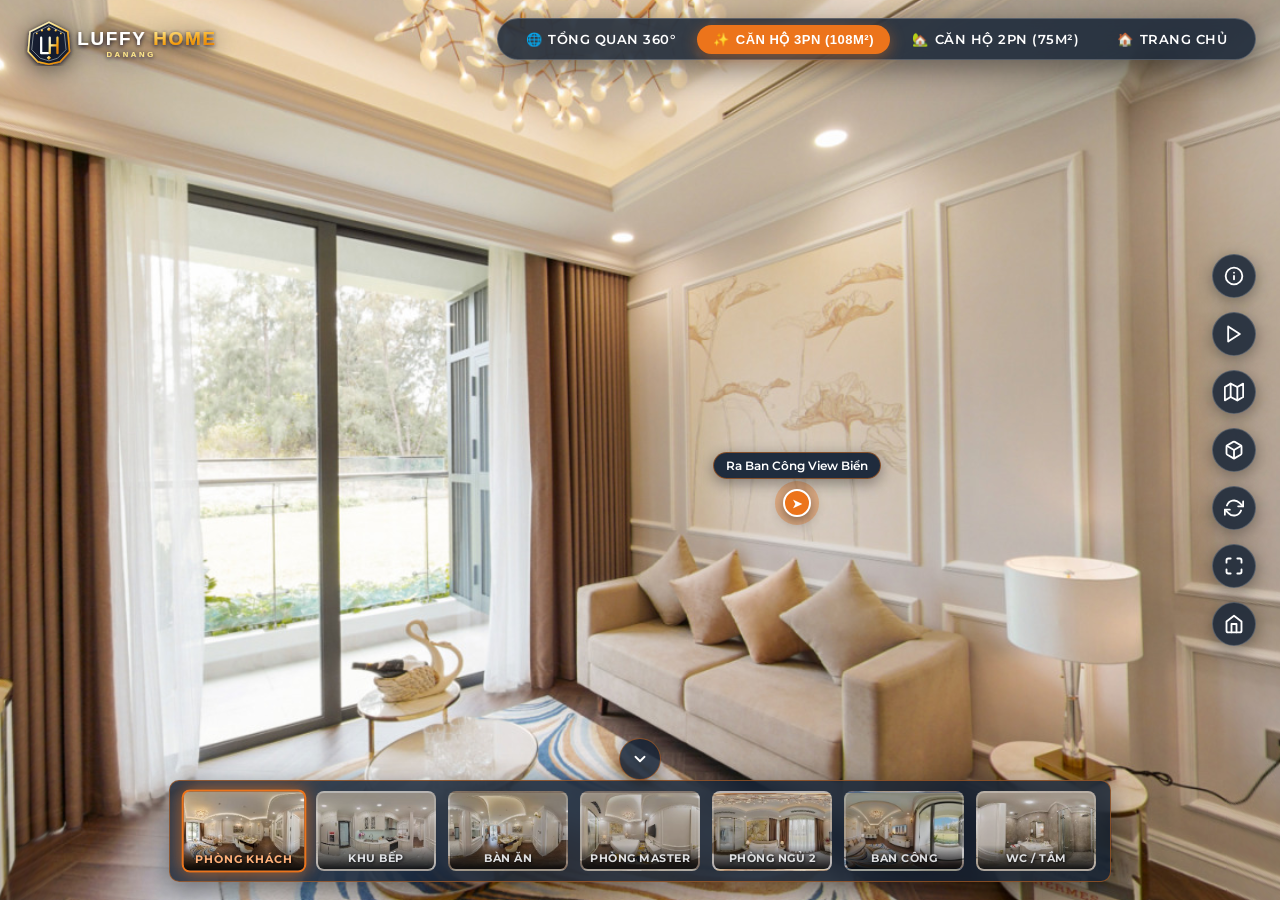
<file: tour.html>
<!DOCTYPE html>
<html lang="vi">
<head>
  <meta charset="UTF-8" />
  <meta name="viewport" content="width=device-width, initial-scale=1.0, maximum-scale=1.0, user-scalable=no, viewport-fit=cover" />
  <title>Trải Nghiệm Thực Tế Căn Hộ Mẫu 3PN - LUFFY HOME Đà Nẵng</title>
  <meta name="description" content="Trải nghiệm thực tế ảo 360 độ căn hộ 3 phòng ngủ 108m² cao cấp tại LUFFY HOME - Tòa nhà 9 tầng ven biển Đà Nẵng." />
  <base href="/">
  <link rel="shortcut icon" href="assets/trang-chu/favicon.svg" type="image/svg+xml" />

  <!-- Google Fonts with full Vietnamese support -->
  <link rel="preconnect" href="https://fonts.googleapis.com">
  <link rel="preconnect" href="https://fonts.gstatic.com" crossorigin>
  <link href="https://fonts.googleapis.com/css2?family=Montserrat:wght@400;500;600;700;800&family=Playfair+Display:wght@600;700&display=swap" rel="stylesheet">

  <!-- Master Tour 360 CSS (1:1 Reference Layout) -->
  <link rel="stylesheet" href="css/tour_360.css" />

  <script>
    /* Auto-clean .html from URL */
    if (window.location.protocol.startsWith('http') && window.location.pathname.endsWith('.html')) {
      var cleanPath = window.location.pathname.replace(/\/index\.html$/, '/').replace(/\.html$/, '');
      window.history.replaceState(null, '', (cleanPath || '/') + window.location.search + window.location.hash);
    }
  </script>
</head>
<body>

  <!-- WebGL Render Canvas Container (Three.js 360 & 3D) -->
  <div id="canvas-container"></div>

  <!-- Screen Curtain Fade for Room Transitions -->
  <div id="curtain-fade" class="curtain-fade"></div>

  <!-- Interactive 360 Hotspots Layer (Pulsing Radar Rings in 3D Space) -->
  <div id="hotspots-layer"></div>

  <!-- 1. Top Brand Logo -->
  <div class="logo">
    <a href="./" title="Về trang chủ LUFFY HOME">
      <img src="assets/trang-chu/logo_white.svg" alt="LUFFY HOME" />
    </a>
  </div>

  <!-- 2. Top Navigation Bar -->
  <nav class="nav">
    <div class="btn_menu menu-toggle" id="menuToggle" onclick="toggleMobileMenu()" title="Menu">
      <span class="mburger mburger--collapse">
        <b></b>
        <b></b>
        <b></b>
      </span>
      <span class="menu-text">Menu</span>
    </div>
    <ul>
      <li>
        <a href="tong-quan-360">
          <span>🌐</span> TỔNG QUAN 360°
        </a>
      </li>
      <li class="active">
        <button id="nav-btn-3pn" onclick="TourApp.switchMode('tour_360')">
          <span>✨</span> CĂN HỘ 3PN (108M²)
        </button>
      </li>
      <li>
        <a href="can-ho-2pn">
          <span>🏡</span> CĂN HỘ 2PN (75M²)
        </a>
      </li>
      <li>
        <a href="./">
          <span>🏠</span> TRANG CHỦ
        </a>
      </li>
    </ul>
  </nav>

  <!-- Mobile Overlay Menu (1:1 Reference Match to Newtown Diamond) -->
  <div class="mobile-overlay" id="mobileMenu">
    <div class="mobile-menu-close" onclick="toggleMobileMenu()">✕</div>
    <a href="tong-quan-360">🌐 TỔNG QUAN 360°</a>
    <a href="tour" class="active">✨ CĂN HỘ 3PN (108M²)</a>
    <a href="can-ho-2pn">🏡 CĂN HỘ 2PN (75M²)</a>
    <a href="./">🏠 TRANG CHỦ LUFFY HOME</a>
  </div>

  <!-- 3. Right Floating Action Buttons -->
  <div class="buttons">
    <!-- Info Button -->
    <div class="icon-btn" onclick="TourApp.showPopup('popupInfo')">
      <svg width="20" height="20" viewBox="0 0 24 24" fill="none" stroke="currentColor" stroke-width="2.2" stroke-linecap="round" stroke-linejoin="round">
        <circle cx="12" cy="12" r="10"></circle>
        <line x1="12" y1="16" x2="12" y2="12"></line>
        <line x1="12" y1="8" x2="12.01" y2="8"></line>
      </svg>
      <div class="info-tooltip">Thông tin chi tiết</div>
    </div>

    <!-- Video Button -->
    <div class="icon-btn" onclick="TourApp.showPopup('popupVideo')">
      <svg width="20" height="20" viewBox="0 0 24 24" fill="none" stroke="currentColor" stroke-width="2.2" stroke-linecap="round" stroke-linejoin="round">
        <polygon points="5 3 19 12 5 21 5 3"></polygon>
      </svg>
      <div class="info-tooltip">Video giới thiệu</div>
    </div>

    <!-- Floorplan 2D Button -->
    <div class="icon-btn" onclick="TourApp.showPopup('popupFloorplan')">
      <svg width="20" height="20" viewBox="0 0 24 24" fill="none" stroke="currentColor" stroke-width="2.2" stroke-linecap="round" stroke-linejoin="round">
        <polygon points="1 6 1 22 8 18 16 22 23 18 23 2 16 6 8 2 1 6"></polygon>
        <line x1="8" y1="2" x2="8" y2="18"></line>
        <line x1="16" y1="6" x2="16" y2="22"></line>
      </svg>
      <div class="info-tooltip">Mặt bằng căn hộ</div>
    </div>

    <!-- Switch to 3D Building Mode -->
    <div class="icon-btn" onclick="TourApp.toggle3D()">
      <svg width="20" height="20" viewBox="0 0 24 24" fill="none" stroke="currentColor" stroke-width="2.2" stroke-linecap="round" stroke-linejoin="round">
        <path d="M21 16V8a2 2 0 0 0-1-1.73l-7-4a2 2 0 0 0-2 0l-7 4A2 2 0 0 0 3 8v8a2 2 0 0 0 1 1.73l7 4a2 2 0 0 0 2 0l7-4A2 2 0 0 0 21 16z"></path>
        <polyline points="3.27 6.96 12 12.01 20.73 6.96"></polyline>
        <line x1="12" y1="22.08" x2="12" y2="12"></line>
      </svg>
      <div class="info-tooltip">Tòa Nhà 3D 9 Tầng</div>
    </div>

    <!-- Auto-Rotate Toggle Button -->
    <div class="icon-btn" onclick="TourApp.toggleAutoRotate()">
      <svg width="20" height="20" viewBox="0 0 24 24" fill="none" stroke="currentColor" stroke-width="2.2" stroke-linecap="round" stroke-linejoin="round">
        <polyline points="23 4 23 10 17 10"></polyline>
        <polyline points="1 20 1 14 7 14"></polyline>
        <path d="M3.51 9a9 9 0 0 1 14.85-3.36L23 10M1 14l4.64 4.36A9 9 0 0 0 20.49 15"></path>
      </svg>
      <div class="info-tooltip">Tự động xoay 360°</div>
    </div>

    <!-- Fullscreen Toggle Button -->
    <div class="icon-btn" onclick="TourApp.toggleFullscreen()">
      <svg width="20" height="20" viewBox="0 0 24 24" fill="none" stroke="currentColor" stroke-width="2.2" stroke-linecap="round" stroke-linejoin="round">
        <path d="M8 3H5a2 2 0 0 0-2 2v3m18 0V5a2 2 0 0 0-2-2h-3m0 18h3a2 2 0 0 0 2-2v-3M3 16v3a2 2 0 0 0 2 2h3"></path>
      </svg>
      <div class="info-tooltip">Toàn màn hình</div>
    </div>

    <!-- Website Return Button -->
    <div class="icon-btn" onclick="window.location.href='./'">
      <svg width="20" height="20" viewBox="0 0 24 24" fill="none" stroke="currentColor" stroke-width="2.2" stroke-linecap="round" stroke-linejoin="round">
        <path d="M3 9l9-7 9 7v11a2 2 0 0 1-2 2H5a2 2 0 0 1-2-2z"></path>
        <polyline points="9 22 9 12 15 12 15 22"></polyline>
      </svg>
      <div class="info-tooltip">Website Chính Thức</div>
    </div>
  </div>

  <!-- 4. Toggle Menu Button ("Góc View") -->
  <div id="toggle-menu-btn" onclick="TourApp.toggleMenuScroll()">
    <svg width="18" height="18" viewBox="0 0 24 24" fill="none" stroke="currentColor" stroke-width="2.5" stroke-linecap="round" stroke-linejoin="round">
      <polyline points="6 9 12 15 18 9"></polyline>
    </svg>
    <div class="toggle-menu-btn-tooltip">Góc View</div>
  </div>

  <!-- 5. Bottom Thumbnail Carousel Bar (#menu-scroll) -->
  <div id="menu-scroll">
    <div class="room-card active" data-room="living_room" style="background-image: url('assets/panoramas/living_room/thumbnail.jpg');" onclick="TourApp.goToRoom('living_room')">
      <span>Phòng Khách</span>
    </div>
    <div class="room-card" data-room="kitchen" style="background-image: url('assets/panoramas/kitchen/thumbnail.jpg');" onclick="TourApp.goToRoom('kitchen')">
      <span>Khu Bếp</span>
    </div>
    <div class="room-card" data-room="dining" style="background-image: url('assets/panoramas/dining/thumbnail.jpg');" onclick="TourApp.goToRoom('dining')">
      <span>Bàn Ăn</span>
    </div>
    <div class="room-card" data-room="master_bedroom" style="background-image: url('assets/panoramas/master_bedroom/thumbnail.jpg');" onclick="TourApp.goToRoom('master_bedroom')">
      <span>Phòng Master</span>
    </div>
    <div class="room-card" data-room="bedroom_2" style="background-image: url('assets/panoramas/bedroom_2/thumbnail.jpg');" onclick="TourApp.goToRoom('bedroom_2')">
      <span>Phòng Ngủ 2</span>
    </div>
    <div class="room-card" data-room="balcony" style="background-image: url('assets/panoramas/balcony/thumbnail.jpg');" onclick="TourApp.goToRoom('balcony')">
      <span>Ban Công</span>
    </div>
    <div class="room-card" data-room="bathroom" style="background-image: url('assets/panoramas/bathroom/thumbnail.jpg');" onclick="TourApp.goToRoom('bathroom')">
      <span>WC / Tắm</span>
    </div>
  </div>

  <!-- 6. Left Elevator Floor Selector (Visible in 3D Mode) -->
  <aside id="floor-elevator" class="floor-elevator" style="display: none;">
    <div class="elevator-header">CHỌN TẦNG</div>
    <button class="floor-btn" data-floor="9" onclick="TourApp.selectFloor(9)">T9 - Sky Bar</button>
    <button class="floor-btn" data-floor="8" onclick="TourApp.selectFloor(8)">T8 - Penthouse</button>
    <button class="floor-btn" data-floor="7" onclick="TourApp.selectFloor(7)">T7 - Căn 3PN</button>
    <button class="floor-btn" data-floor="6" onclick="TourApp.selectFloor(6)">T6 - Căn 2PN</button>
    <button class="floor-btn active" data-floor="5" onclick="TourApp.selectFloor(5)">T5 - Căn 2PN</button>
    <button class="floor-btn" data-floor="4" onclick="TourApp.selectFloor(4)">T4 - Căn 2PN</button>
    <button class="floor-btn" data-floor="3" onclick="TourApp.selectFloor(3)">T3 - Studio</button>
    <button class="floor-btn" data-floor="2" onclick="TourApp.selectFloor(2)">T2 - Studio</button>
    <button class="floor-btn" data-floor="1" onclick="TourApp.selectFloor(1)">T1 - Sảnh Lobby</button>
  </aside>

  <!-- 7. 3D Building Bottom Controls Bar (Visible in 3D Mode) -->
  <div id="building-controls" class="building-controls-bar" style="display: none;">
    <button id="btn-explode" class="ctrl-btn" onclick="TourApp.toggleExploded()">
      <span>🧩</span> Tách Tầng Xem Nội Thất
    </button>
    <button id="btn-night" class="ctrl-btn" onclick="TourApp.toggleNight()">
      <span>☀️</span> Ngày / Đêm
    </button>
    <button class="ctrl-btn active" onclick="TourApp.switchMode('tour_360')">
      <span>✨</span> Vào Tour 360° Căn Hộ
    </button>
  </div>

  <!-- 8. POPUP MODALS -->

  <!-- Popup 1: Thông Tin Căn Hộ Chi Tiết -->
  <div class="popup" id="popupInfo">
    <div class="popup-close-btn" onclick="TourApp.closePopup()">✕</div>
    <h2>THÔNG TIN CĂN HỘ 3 PHÒNG NGỦ</h2>
    <em>LUFFY HOME — Kiệt Tác Sống Cân Bằng & Tinh Hoa Nghỉ Dưỡng</em>
    <ul>
      <li><strong>Cấu trúc:</strong> 3 Phòng Ngủ - 2 WC</li>
      <li><strong>Diện tích:</strong> 108 m² thông thủy</li>
      <li><strong>Tầm nhìn:</strong> View trực diện Biển Mỹ Khê</li>
      <li><strong>Tiêu chuẩn:</strong> Full nội thất 5 sao phong cách Ý</li>
    </ul>
    <div class="desc">
      Căn hộ 3 phòng ngủ tại LUFFY HOME được thiết kế mở đón trọn 100% ánh sáng tự nhiên và gió biển trong lành. Bàn giao đầy đủ sofa da cao cấp, bàn ăn mặt đá Ceramic, tủ bếp Acrylic An Cường, thiết bị Bosch &amp; Kohler, điều hòa âm trần Daikin Inverter và kính Low-E 3 lớp cách âm, cản nhiệt cao cấp.
    </div>
  </div>

  <!-- Popup 2: Video Giới Thiệu Dự Án -->
  <div class="popup" id="popupVideo">
    <div class="popup-close-btn" onclick="TourApp.closePopup()">✕</div>
    <h2>VIDEO GIỚI THIỆU CĂN HỘ MẪU</h2>
    <em>Khám phá không gian sống thượng lưu tại LUFFY HOME Đà Nẵng</em>
    <iframe src="https://www.youtube.com/embed/juw47THOHBg?si=5pGOp_UBV2L9FJjL" allowfullscreen></iframe>
  </div>

  <!-- Popup 3: Mặt Bằng Căn Hộ 2D Tương Tác (Floorplan Radar) -->
  <div class="popup" id="popupFloorplan" style="max-width: 760px;">
    <div class="popup-close-btn" onclick="TourApp.closePopup()">✕</div>
    <h2>SƠ ĐỒ MẶT BẰNG CĂN HỘ 108M²</h2>
    <em>Nhấp vào các điểm đánh dấu trên sơ đồ để chuyển góc nhìn 360° tức thì</em>
    
    <div class="floorplan-img-wrap">
      <img src="assets/floorplans/mat_bang_can_ho_108m.png" alt="Mặt bằng căn hộ 108m²" />

      <!-- Interactive Map Markers for Each Room -->
      <div class="fp-marker" data-room="living_room" style="left: 48%; top: 48%;" onclick="TourApp.goToRoom('living_room'); TourApp.closePopup();">
        <div class="fp-marker-dot"></div>
        <div class="fp-marker-label">Phòng Khách</div>
      </div>

      <div class="fp-marker" data-room="kitchen" style="left: 72%; top: 44%;" onclick="TourApp.goToRoom('kitchen'); TourApp.closePopup();">
        <div class="fp-marker-dot"></div>
        <div class="fp-marker-label">Bếp</div>
      </div>

      <div class="fp-marker" data-room="dining" style="left: 64%; top: 62%;" onclick="TourApp.goToRoom('dining'); TourApp.closePopup();">
        <div class="fp-marker-dot"></div>
        <div class="fp-marker-label">Bàn Ăn</div>
      </div>

      <div class="fp-marker" data-room="master_bedroom" style="left: 24%; top: 38%;" onclick="TourApp.goToRoom('master_bedroom'); TourApp.closePopup();">
        <div class="fp-marker-dot"></div>
        <div class="fp-marker-label">P. Master</div>
      </div>

      <div class="fp-marker" data-room="bedroom_2" style="left: 24%; top: 72%;" onclick="TourApp.goToRoom('bedroom_2'); TourApp.closePopup();">
        <div class="fp-marker-dot"></div>
        <div class="fp-marker-label">P. Ngủ 2</div>
      </div>

      <div class="fp-marker" data-room="balcony" style="left: 48%; top: 16%;" onclick="TourApp.goToRoom('balcony'); TourApp.closePopup();">
        <div class="fp-marker-dot"></div>
        <div class="fp-marker-label">Ban Công</div>
      </div>

      <div class="fp-marker" data-room="bathroom" style="left: 14%; top: 22%;" onclick="TourApp.goToRoom('bathroom'); TourApp.closePopup();">
        <div class="fp-marker-dot"></div>
        <div class="fp-marker-label">WC Master</div>
      </div>
    </div>
  </div>

  <!-- Core Three.js Libraries -->
  <script src="js/three.min.js"></script>
  <script src="js/OrbitControls.js"></script>

  <!-- Application Modules -->
  <script src="js/building3d.js"></script>
  <script src="js/tour360.js"></script>
  <script src="js/app.js"></script>
  <script>
    function toggleMobileMenu() {
      const toggle = document.getElementById('menuToggle');
      const menu = document.getElementById('mobileMenu');
      if (!menu) return;
      const isVisible = menu.classList.contains('active');
      if (isVisible) {
        menu.classList.remove('active');
        if (toggle) toggle.classList.remove('open');
        document.body.style.overflow = '';
      } else {
        menu.classList.add('active');
        if (toggle) toggle.classList.add('open');
        document.body.style.overflow = 'hidden';
      }
    }
  </script>
</body>
</html>
</file>
<file: css/tour_360.css>
/* ========================================================
   VIRTUAL TOUR 360° & 3D ARCHITECTURAL EXPERIENCE
   LUFFY HOME - CĂN HỘ 3 PHÒNG NGỦ 108M²
   Matching 1:1 Reference Layout (krpano / 3DVista Style)
   ======================================================== */

:root {
  --primary-orange: #EC741B;
  --primary-hover: #ff8c38;
  --primary-glow: rgba(236, 116, 27, 0.45);
  --bg-glass: rgba(16, 31, 51, 0.82);
  --bg-glass-light: rgba(255, 255, 255, 0.12);
  --border-glass: rgba(255, 255, 255, 0.2);
  --border-gold: rgba(236, 116, 27, 0.5);
  --text-white: #ffffff;
  --text-muted: #94a3b8;
}

* {
  margin: 0;
  padding: 0;
  box-sizing: border-box;
  -webkit-font-smoothing: antialiased;
}

body {
  font-family: 'Montserrat', 'Segoe UI', sans-serif;
  background: #08111c;
  color: var(--text-white);
  width: 100vw;
  height: 100vh;
  overflow: hidden;
  user-select: none;
}

/* WebGL 3D / 360 Viewport Container */
#canvas-container {
  position: absolute;
  top: 0;
  left: 0;
  width: 100%;
  height: 100%;
  z-index: 1;
}

#canvas-container canvas {
  width: 100% !important;
  height: 100% !important;
  display: block;
}

/* Screen Transition Curtain */
.curtain-fade {
  position: fixed;
  inset: 0;
  background: #08111c;
  opacity: 0;
  pointer-events: none;
  z-index: 999;
  transition: opacity 0.35s ease;
}

.curtain-fade.active {
  opacity: 1;
  pointer-events: auto;
}

/* 360 Interactive Hotspots Layer */
#hotspots-layer {
  position: absolute;
  inset: 0;
  pointer-events: none;
  z-index: 50;
}

/* ----------------------------------------------------
   1. TOP BRAND LOGO
   ---------------------------------------------------- */
.logo {
  position: fixed;
  top: 18px;
  left: 24px;
  z-index: 9999;
}

.logo img {
  height: 48px;
  width: auto;
  filter: drop-shadow(0 4px 12px rgba(0, 0, 0, 0.6));
  transition: transform 0.3s ease;
  display: block;
}

.logo:hover img {
  transform: scale(1.05);
}

/* ----------------------------------------------------
   2. TOP NAVIGATION BAR
   ---------------------------------------------------- */
nav.nav {
  position: fixed;
  top: 18px;
  right: 24px;
  z-index: 9999;
  background: var(--bg-glass);
  backdrop-filter: blur(16px);
  -webkit-backdrop-filter: blur(16px);
  border: 1px solid var(--border-glass);
  border-radius: 100px;
  padding: 5px 12px;
  box-shadow: 0 8px 30px rgba(0, 0, 0, 0.45);
}

nav.nav ul {
  display: flex;
  align-items: center;
  gap: 6px;
  list-style: none;
  margin: 0;
  padding: 0;
}

nav.nav ul li a,
nav.nav ul li button {
  color: #ffffff;
  font-size: 13px;
  font-weight: 600;
  letter-spacing: 0.5px;
  text-transform: uppercase;
  padding: 7px 16px;
  border-radius: 50px;
  text-decoration: none;
  background: transparent;
  border: none;
  cursor: pointer;
  transition: all 0.25s ease;
  display: inline-flex;
  align-items: center;
  gap: 6px;
}

nav.nav ul li a:hover,
nav.nav ul li button:hover {
  background: rgba(255, 255, 255, 0.15);
  color: var(--primary-orange);
}

nav.nav ul li.active a,
nav.nav ul li.active button {
  background: var(--primary-orange);
  color: #ffffff;
  box-shadow: 0 4px 15px var(--primary-glow);
}

/* ----------------------------------------------------
   MOBILE HAMBURGER MENU TOGGLE & OVERLAY (1:1 Reference Match)
   ---------------------------------------------------- */
/* ----------------------------------------------------
   LUXURY 3-BAR HAMBURGER WITH "MENU" TEXT (1:1 New Town Diamond)
   ---------------------------------------------------- */
.btn_menu,
.menu-toggle {
  display: none;
  align-items: center;
  gap: 8px;
  cursor: pointer;
  user-select: none;
  background: rgba(15, 23, 42, 0.8);
  backdrop-filter: blur(12px);
  -webkit-backdrop-filter: blur(12px);
  border: 1px solid rgba(255, 215, 0, 0.35);
  border-radius: 30px;
  padding: 6px 14px 6px 10px;
  box-shadow: 0 4px 15px rgba(0, 0, 0, 0.4);
  transition: all 0.3s cubic-bezier(0.2, 0.8, 0.2, 1);
  z-index: 10001;
}

.btn_menu:hover,
.menu-toggle:hover {
  background: rgba(223, 118, 39, 0.9);
  border-color: #ffd700;
  transform: scale(1.05);
}

.btn_menu.open,
.menu-toggle.open {
  background: rgba(223, 118, 39, 0.95);
  border-color: #ffffff;
}

.btn_menu .menu-text,
.menu-toggle .menu-text {
  color: #ffffff;
  font-size: 13px;
  font-weight: 700;
  text-transform: uppercase;
  letter-spacing: 1px;
  font-family: 'Plus Jakarta Sans', sans-serif;
  line-height: 1;
}

/* 3-bar animated hamburger */
.mburger {
  --mb-button-size: 22px;
  --mb-bar-width: 1;
  --mb-bar-height: 2px;
  --mb-bar-spacing: 5px;
  background: transparent;
  border: none;
  display: inline-block;
  position: relative;
  box-sizing: border-box;
  width: var(--mb-button-size);
  height: var(--mb-button-size);
  margin: 0;
  flex-shrink: 0;
}

.mburger b {
  display: block;
  position: absolute;
  left: 0;
  width: 100%;
  height: var(--mb-bar-height);
  border-radius: 2px;
  background: #ffffff;
  opacity: 1;
  transition: all 0.25s ease;
}

.mburger b:nth-of-type(1) {
  top: calc(50% - var(--mb-bar-spacing) - var(--mb-bar-height));
  transition: top 0.25s ease, transform 0.25s ease;
}

.mburger b:nth-of-type(2) {
  top: calc(50% - (var(--mb-bar-height) / 2));
  transition: opacity 0.2s ease, transform 0.2s ease;
}

.mburger b:nth-of-type(3) {
  top: calc(50% + var(--mb-bar-spacing));
  transition: top 0.25s ease, transform 0.25s ease;
}

/* When opened -> morph into X */
.btn_menu.open .mburger b:nth-of-type(1),
.menu-toggle.open .mburger b:nth-of-type(1) {
  top: calc(50% - (var(--mb-bar-height) / 2));
  transform: rotate(45deg);
}

.btn_menu.open .mburger b:nth-of-type(2),
.menu-toggle.open .mburger b:nth-of-type(2) {
  opacity: 0;
  transform: scaleX(0);
}

.btn_menu.open .mburger b:nth-of-type(3),
.menu-toggle.open .mburger b:nth-of-type(3) {
  top: calc(50% - (var(--mb-bar-height) / 2));
  transform: rotate(-45deg);
}

.mobile-overlay {
  display: none;
  position: fixed;
  inset: 0;
  background: rgba(10, 25, 47, 0.92);
  backdrop-filter: blur(16px);
  -webkit-backdrop-filter: blur(16px);
  z-index: 10000;
  flex-direction: column;
  align-items: center;
  justify-content: center;
  gap: 18px;
  animation: mobileFadeIn 0.35s ease;
  padding: 24px;
}

.mobile-overlay.active {
  display: flex !important;
}

.mobile-overlay a,
.mobile-overlay button {
  color: #ffffff;
  font-size: 16px;
  font-weight: 700;
  text-decoration: none;
  text-transform: uppercase;
  letter-spacing: 1px;
  padding: 14px 24px;
  border-radius: 30px;
  border: 1px solid rgba(255, 255, 255, 0.18);
  background: rgba(255, 255, 255, 0.08);
  transition: all 0.25s ease;
  width: 85%;
  max-width: 320px;
  text-align: center;
  display: flex;
  align-items: center;
  justify-content: center;
  gap: 10px;
  cursor: pointer;
  font-family: inherit;
}

.mobile-overlay a:hover,
.mobile-overlay a.active,
.mobile-overlay button:hover,
.mobile-overlay button.active {
  background: linear-gradient(135deg, #f59e0b, #d97706);
  border-color: #ffd700;
  color: #ffffff;
  box-shadow: 0 4px 20px rgba(245, 158, 11, 0.5);
  transform: scale(1.04);
}

.mobile-menu-close {
  position: absolute;
  top: 24px;
  right: 24px;
  width: 40px;
  height: 40px;
  background: rgba(255, 255, 255, 0.1);
  border: 1px solid rgba(255, 255, 255, 0.2);
  border-radius: 50%;
  color: #ffffff;
  font-size: 20px;
  display: flex;
  align-items: center;
  justify-content: center;
  cursor: pointer;
  transition: all 0.2s;
}

.mobile-menu-close:hover {
  background: rgba(239, 68, 68, 0.8);
  border-color: #ef4444;
  transform: rotate(90deg);
}

@keyframes mobileFadeIn {
  from { opacity: 0; transform: scale(0.96); }
  to { opacity: 1; transform: scale(1); }
}

/* ----------------------------------------------------
   3. BOTTOM ROOM THUMBNAIL CAROUSEL (#menu-scroll)
   ---------------------------------------------------- */
#menu-scroll {
  position: fixed;
  bottom: 18px;
  left: 50%;
  transform: translateX(-50%);
  display: flex;
  gap: 12px;
  background: rgba(16, 31, 51, 0.82);
  backdrop-filter: blur(16px);
  -webkit-backdrop-filter: blur(16px);
  border-radius: 10px;
  padding: 10px 14px;
  overflow-x: auto;
  max-width: 92%;
  white-space: nowrap;
  z-index: 9999;
  box-shadow: 0 10px 30px rgba(0, 0, 0, 0.5);
  border: 1px solid var(--border-gold);
  transition: transform 0.4s cubic-bezier(0.16, 1, 0.3, 1), opacity 0.4s ease;
  scrollbar-width: thin;
  scrollbar-color: var(--primary-orange) transparent;
}

#menu-scroll::-webkit-scrollbar {
  height: 5px;
}

#menu-scroll::-webkit-scrollbar-thumb {
  background: var(--primary-orange);
  border-radius: 4px;
}

.room-card {
  width: 120px;
  height: 80px;
  border-radius: 8px;
  background-size: cover;
  background-position: center;
  position: relative;
  flex-shrink: 0;
  transition: transform 0.3s ease, box-shadow 0.3s ease, border-color 0.3s ease;
  cursor: pointer;
  opacity: 0.85;
  overflow: hidden;
  border: 2px solid rgba(255, 255, 255, 0.25);
}

.room-card span {
  color: #ffffff;
  position: absolute;
  bottom: 0;
  left: 0;
  width: 100%;
  padding: 6px 4px 4px 4px;
  font-size: 11px;
  font-weight: 700;
  text-align: center;
  text-transform: uppercase;
  letter-spacing: 0.5px;
  background: linear-gradient(to top, rgba(0, 0, 0, 0.9) 0%, rgba(0, 0, 0, 0.3) 70%, transparent 100%);
  text-shadow: 1px 1px 3px rgba(0, 0, 0, 0.9);
  pointer-events: none;
  z-index: 2;
  transition: color 0.2s ease;
}

.room-card:hover {
  transform: translateY(-4px) scale(1.05);
  opacity: 1;
  border-color: var(--primary-orange);
  box-shadow: 0 6px 20px var(--primary-glow);
}

.room-card.active {
  opacity: 1;
  border-color: var(--primary-orange);
  box-shadow: 0 0 18px rgba(236, 116, 27, 0.7);
  transform: scale(1.04);
}

.room-card.active span {
  color: #ffb17a;
}

/* Toggle Menu Scroll Button ("Góc View") */
#toggle-menu-btn {
  position: fixed;
  bottom: 120px;
  left: 50%;
  transform: translateX(-50%);
  background: var(--bg-glass);
  border: 1px solid var(--border-gold);
  color: #ffffff;
  border-radius: 50%;
  width: 42px;
  height: 42px;
  display: flex;
  align-items: center;
  justify-content: center;
  cursor: pointer;
  box-shadow: 0 4px 15px rgba(0, 0, 0, 0.4);
  z-index: 10000;
  transition: all 0.3s ease;
}

#toggle-menu-btn:hover {
  background: var(--primary-orange);
  transform: translateX(-50%) scale(1.12);
  box-shadow: 0 6px 20px var(--primary-glow);
}

#toggle-menu-btn svg {
  transition: transform 0.35s ease;
}

#toggle-menu-btn.up svg {
  transform: rotate(180deg);
}

.toggle-menu-btn-tooltip {
  position: absolute;
  top: -32px;
  background: rgba(0, 0, 0, 0.85);
  color: white;
  font-size: 11px;
  font-weight: 600;
  padding: 4px 10px;
  border-radius: 4px;
  white-space: nowrap;
  pointer-events: none;
  opacity: 0;
  transition: opacity 0.2s ease;
}

#toggle-menu-btn:hover .toggle-menu-btn-tooltip {
  opacity: 1;
}

/* ----------------------------------------------------
   4. RIGHT FLOATING ACTION BUTTONS (.buttons)
   ---------------------------------------------------- */
.buttons {
  position: fixed;
  top: 50%;
  right: 24px;
  transform: translateY(-50%);
  display: flex;
  flex-direction: column;
  gap: 14px;
  z-index: 9999;
  align-items: center;
}

.icon-btn {
  width: 44px;
  height: 44px;
  border-radius: 50%;
  background: var(--bg-glass);
  backdrop-filter: blur(14px);
  -webkit-backdrop-filter: blur(14px);
  border: 1px solid var(--border-glass);
  color: #ffffff;
  display: flex;
  align-items: center;
  justify-content: center;
  cursor: pointer;
  transition: all 0.3s cubic-bezier(0.16, 1, 0.3, 1);
  box-shadow: 0 4px 16px rgba(0, 0, 0, 0.35);
  position: relative;
}

.icon-btn:hover {
  transform: scale(1.15);
  background: var(--primary-orange);
  border-color: var(--primary-orange);
  box-shadow: 0 6px 22px var(--primary-glow);
  color: #ffffff;
}

.icon-btn .info-tooltip {
  position: absolute;
  right: 58px;
  background: rgba(16, 31, 51, 0.95);
  border: 1px solid var(--border-gold);
  color: #ffffff;
  font-size: 12px;
  font-weight: 500;
  padding: 6px 12px;
  border-radius: 6px;
  white-space: nowrap;
  pointer-events: none;
  opacity: 0;
  transform: translateX(10px);
  transition: all 0.25s ease;
  box-shadow: 0 4px 15px rgba(0, 0, 0, 0.3);
}

.icon-btn:hover .info-tooltip {
  opacity: 1;
  transform: translateX(0);
}

/* ----------------------------------------------------
   5. POPUP MODALS (.popup)
   ---------------------------------------------------- */
.popup {
  position: fixed;
  top: 50%;
  left: 50%;
  transform: translate(-50%, -50%) scale(0.85);
  width: 90%;
  max-width: 680px;
  padding: 30px;
  background: rgba(16, 31, 51, 0.94);
  backdrop-filter: blur(20px);
  -webkit-backdrop-filter: blur(20px);
  color: #ffffff;
  border-radius: 16px;
  border: 1px solid var(--border-gold);
  box-shadow: 0 24px 60px rgba(0, 0, 0, 0.7);
  z-index: 100000;
  display: none;
  opacity: 0;
  transition: all 0.3s cubic-bezier(0.16, 1, 0.3, 1);
}

.popup.show {
  display: block;
  opacity: 1;
  transform: translate(-50%, -50%) scale(1);
}

.popup-close-btn {
  position: absolute;
  top: 16px;
  right: 18px;
  font-size: 18px;
  cursor: pointer;
  color: #94a3b8;
  width: 34px;
  height: 34px;
  display: flex;
  align-items: center;
  justify-content: center;
  border-radius: 50%;
  background: rgba(255, 255, 255, 0.08);
  transition: all 0.2s ease;
}

.popup-close-btn:hover {
  color: #ffffff;
  background: var(--primary-orange);
}

.popup h2 {
  font-size: 22px;
  font-weight: 700;
  color: var(--primary-orange);
  text-transform: uppercase;
  letter-spacing: 0.5px;
  margin-bottom: 6px;
}

.popup em {
  display: block;
  margin-bottom: 18px;
  font-style: normal;
  font-size: 13px;
  color: #cbd5e1;
  letter-spacing: 0.5px;
}

.popup ul {
  list-style: none;
  padding: 0;
  margin-bottom: 18px;
  display: grid;
  grid-template-columns: 1fr 1fr;
  gap: 10px;
}

.popup ul li {
  background: rgba(255, 255, 255, 0.05);
  padding: 8px 12px;
  border-radius: 6px;
  font-size: 13px;
  border-left: 3px solid var(--primary-orange);
}

.popup .desc {
  font-size: 13px;
  line-height: 1.6;
  color: #e2e8f0;
  background: rgba(0, 0, 0, 0.25);
  padding: 14px;
  border-radius: 8px;
}

.popup iframe {
  width: 100%;
  height: 340px;
  border: none;
  border-radius: 10px;
  margin-top: 10px;
}

/* Floorplan Interactive Popup */
.floorplan-img-wrap {
  position: relative;
  width: 100%;
  background: #ffffff;
  border-radius: 10px;
  overflow: hidden;
  padding: 10px;
  margin-top: 12px;
}

.floorplan-img-wrap img {
  width: 100%;
  height: auto;
  display: block;
  object-fit: contain;
}

.fp-marker {
  position: absolute;
  transform: translate(-50%, -50%);
  cursor: pointer;
  z-index: 10;
}

.fp-marker-dot {
  width: 18px;
  height: 18px;
  border-radius: 50%;
  background: var(--primary-orange);
  border: 2px solid #ffffff;
  box-shadow: 0 0 10px rgba(236, 116, 27, 0.8);
  animation: Hs_Stylepulse 1.8s infinite;
}

.fp-marker-label {
  position: absolute;
  top: -24px;
  left: 50%;
  transform: translateX(-50%);
  background: rgba(16, 31, 51, 0.9);
  color: #ffffff;
  font-size: 10px;
  font-weight: 700;
  padding: 3px 8px;
  border-radius: 4px;
  white-space: nowrap;
  pointer-events: none;
}

/* Floorplan 2PN Wrapper & Dynamic Radar Beacon */
.floorplan-map-wrapper {
  position: relative;
  width: 100%;
  max-width: 600px;
  margin: 14px auto 0 auto;
  border-radius: 12px;
  overflow: hidden;
  box-shadow: 0 8px 24px rgba(0, 0, 0, 0.3);
  background: #ffffff;
}

.floorplan-img {
  width: 100%;
  height: auto;
  display: block;
}

.radar-beacon {
  position: absolute;
  width: 0;
  height: 0;
  transform: translate(-50%, -50%);
  pointer-events: none;
  z-index: 15;
  transition: left 0.3s ease, top 0.3s ease;
}

.radar-sweep {
  position: absolute;
  top: -45px;
  left: -45px;
  width: 90px;
  height: 90px;
  border-radius: 50%;
  background: conic-gradient(from -30deg at 50% 50%, rgba(236, 116, 27, 0.45) 0deg, rgba(236, 116, 27, 0) 60deg);
  transform-origin: center center;
  pointer-events: none;
}

.radar-dot {
  position: absolute;
  top: -7px;
  left: -7px;
  width: 14px;
  height: 14px;
  border-radius: 50%;
  background: #ec741b;
  border: 2px solid #ffffff;
  box-shadow: 0 0 10px rgba(236, 116, 27, 0.9);
}

.floor-point {
  position: absolute;
  transform: translate(-50%, -50%);
  cursor: pointer;
  z-index: 20;
  display: flex;
  flex-direction: column;
  align-items: center;
  transition: transform 0.2s ease;
}

.floor-point:hover {
  transform: translate(-50%, -50%) scale(1.15);
}

.point-dot {
  width: 14px;
  height: 14px;
  border-radius: 50%;
  background: rgba(16, 31, 51, 0.85);
  border: 2px solid #ffffff;
  box-shadow: 0 2px 6px rgba(0, 0, 0, 0.4);
}

.point-label {
  margin-top: 3px;
  background: rgba(16, 31, 51, 0.9);
  color: #ffffff;
  font-size: 10px;
  font-weight: 700;
  padding: 2px 6px;
  border-radius: 4px;
  white-space: nowrap;
  box-shadow: 0 2px 5px rgba(0, 0, 0, 0.3);
}

.floor-point:hover .point-dot {
  background: #ec741b;
  border-color: #ffd700;
}

.floor-point:hover .point-label {
  background: #ec741b;
}

/* ----------------------------------------------------
   6. 3D HOTSPOT PULSE ANIMATION
   ---------------------------------------------------- */
.hotspot-point {
  position: absolute;
  transform: translate(-50%, -50%);
  cursor: pointer;
  z-index: 50;
  display: flex;
  align-items: center;
  justify-content: center;
  pointer-events: auto;
}

.hotspot-pulse {
  width: 44px;
  height: 44px;
  border-radius: 50%;
  background: rgba(236, 116, 27, 0.35);
  animation: Hs_Stylepulse 2s infinite;
  position: absolute;
}

.hotspot-inner {
  width: 28px;
  height: 28px;
  border-radius: 50%;
  background: var(--primary-orange);
  border: 2px solid #ffffff;
  display: flex;
  align-items: center;
  justify-content: center;
  color: #ffffff;
  font-size: 12px;
  font-weight: 700;
  box-shadow: 0 4px 14px rgba(0, 0, 0, 0.45);
  transition: transform 0.25s ease, background-color 0.25s ease;
  position: relative;
  z-index: 2;
}

.hotspot-point:hover .hotspot-inner {
  transform: scale(1.25);
  background: var(--primary-hover);
}

.hotspot-tooltip {
  position: absolute;
  bottom: 38px;
  background: rgba(16, 31, 51, 0.92);
  backdrop-filter: blur(8px);
  border: 1px solid var(--border-gold);
  color: #ffffff;
  font-size: 12px;
  font-weight: 600;
  padding: 5px 12px;
  border-radius: 20px;
  white-space: nowrap;
  box-shadow: 0 4px 15px rgba(0, 0, 0, 0.4);
  pointer-events: none;
  transition: all 0.2s ease;
}

@keyframes Hs_Stylepulse {
  0% {
    box-shadow: 0 0 0 0 rgba(255, 255, 255, 0.9);
    transform: scale(0.85);
  }
  50% {
    box-shadow: 0 0 0 16px rgba(236, 116, 27, 0);
    transform: scale(1.15);
  }
  100% {
    box-shadow: 0 0 0 0 rgba(236, 116, 27, 0);
    transform: scale(0.85);
  }
}

/* ----------------------------------------------------
   7. 3D BUILDING CONTROLS (WHEN IN 3D ARCHITECTURE MODE)
   ---------------------------------------------------- */
.building-controls-bar {
  position: fixed;
  bottom: 24px;
  left: 50%;
  transform: translateX(-50%);
  display: flex;
  gap: 12px;
  background: var(--bg-glass);
  backdrop-filter: blur(16px);
  border: 1px solid var(--border-gold);
  border-radius: 50px;
  padding: 8px 16px;
  z-index: 9999;
  box-shadow: 0 8px 30px rgba(0, 0, 0, 0.5);
}

.ctrl-btn {
  background: rgba(255, 255, 255, 0.1);
  border: 1px solid var(--border-glass);
  color: #ffffff;
  padding: 8px 18px;
  border-radius: 30px;
  font-size: 13px;
  font-weight: 600;
  cursor: pointer;
  transition: all 0.25s ease;
  display: inline-flex;
  align-items: center;
  gap: 8px;
}

.ctrl-btn:hover {
  background: var(--primary-orange);
  border-color: var(--primary-orange);
}

.ctrl-btn.active {
  background: var(--primary-orange);
  border-color: var(--primary-orange);
  box-shadow: 0 4px 15px var(--primary-glow);
}

/* Left Elevator Floor Selector */
.floor-elevator {
  position: fixed;
  left: 24px;
  top: 50%;
  transform: translateY(-50%);
  background: var(--bg-glass);
  backdrop-filter: blur(16px);
  border: 1px solid var(--border-glass);
  border-radius: 12px;
  padding: 12px 8px;
  display: flex;
  flex-direction: column;
  gap: 6px;
  z-index: 9999;
  box-shadow: 0 8px 30px rgba(0, 0, 0, 0.4);
}

.elevator-header {
  font-size: 10px;
  font-weight: 700;
  text-align: center;
  color: var(--primary-orange);
  letter-spacing: 1px;
  margin-bottom: 4px;
}

.floor-btn {
  background: rgba(255, 255, 255, 0.06);
  border: 1px solid transparent;
  color: #ffffff;
  border-radius: 6px;
  padding: 6px 10px;
  font-size: 11px;
  font-weight: 600;
  cursor: pointer;
  display: flex;
  align-items: center;
  gap: 8px;
  transition: all 0.2s ease;
}

.floor-btn:hover {
  background: rgba(255, 255, 255, 0.15);
  border-color: var(--border-gold);
}

.floor-btn.active {
  background: var(--primary-orange);
  border-color: var(--primary-orange);
  box-shadow: 0 2px 10px var(--primary-glow);
}

/* Responsive Media Queries */
@media (max-width: 768px) {
  .logo img {
    height: 38px;
  }
  nav.nav {
    top: 14px !important;
    right: 14px !important;
    background: transparent !important;
    border: none !important;
    padding: 0 !important;
    box-shadow: none !important;
    z-index: 10001 !important;
  }
  nav.nav ul {
    display: none !important;
  }
  .menu-toggle,
  .btn_menu {
    display: inline-flex !important;
  }
  .buttons {
    right: 14px;
    gap: 10px;
  }
  .icon-btn {
    width: 38px;
    height: 38px;
  }
  #menu-scroll {
    bottom: 12px;
    max-width: 95%;
    padding: 8px 10px;
    gap: 8px;
  }
  .room-card {
    width: 95px;
    height: 65px;
  }
  .room-card span {
    font-size: 9px;
  }
  #toggle-menu-btn {
    bottom: 95px;
    width: 36px;
    height: 36px;
  }
  .popup {
    padding: 20px;
  }
  .popup ul {
    grid-template-columns: 1fr;
  }
}
</file>
